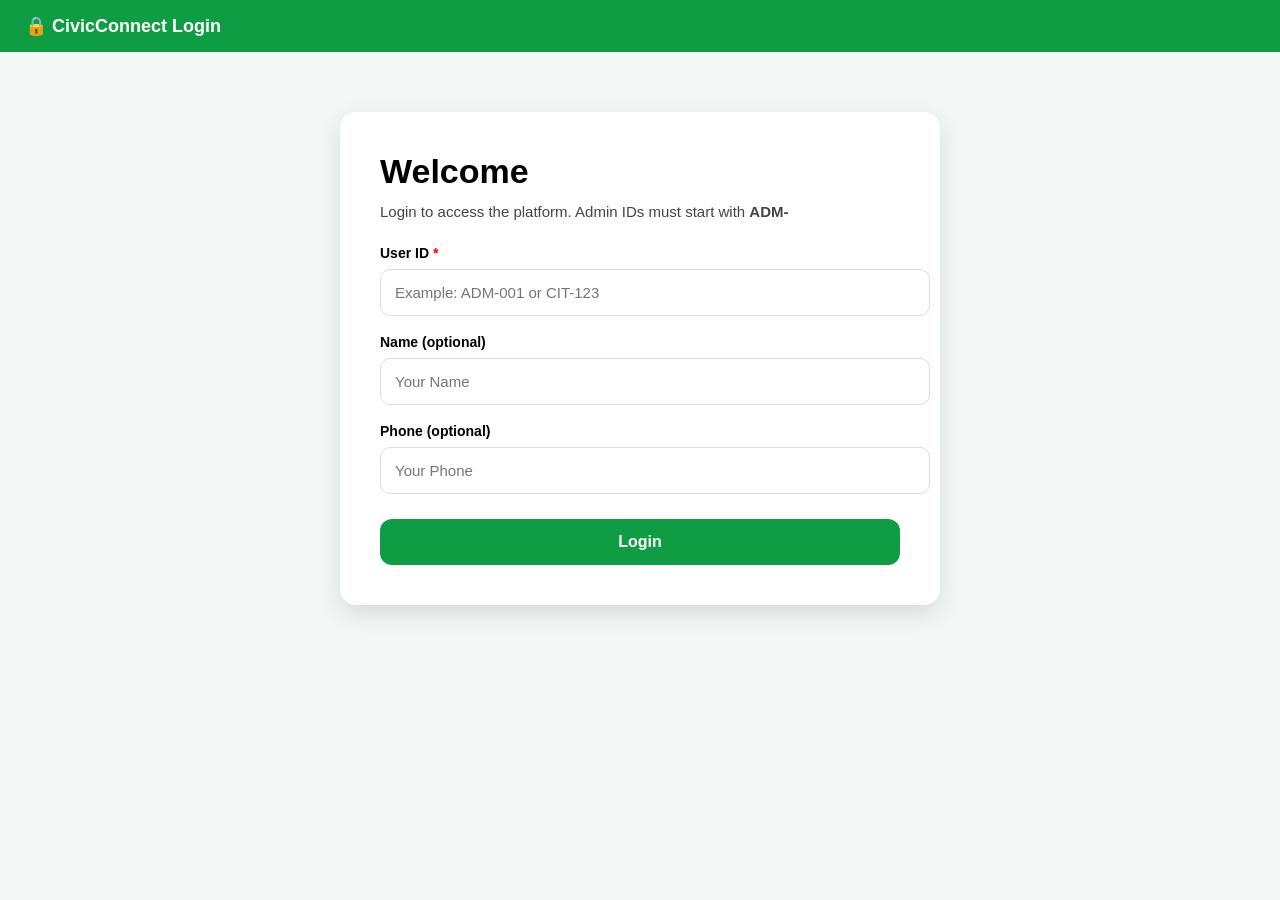
<file: civicconnect-html/VFix-UI/admin.html>
<!DOCTYPE html>
<html lang="en">
<head>
  <meta charset="UTF-8"/>
  <meta name="viewport" content="width=device-width,initial-scale=1.0"/>
  <title>CivicConnect - Admin</title>
  <link rel="stylesheet" href="css/style.css"/>
</head>
<body>

<header class="navbar">
  <div class="container">
    <div class="brand">🛡️ Admin Dashboard <span class="muted small">Welcome admin</span></div>

    <nav>
      <a href="analytics.html">Analytics</a>
      <a href="#" id="logoutBtn">Logout</a>
    </nav>
  </div>
</header>

<main class="container">
  <div class="card">
    <h2 style="margin-top:0;">Admin Home</h2>
    <p class="muted small" id="welcomeText"></p>
    <p>✅ You have access to admin features only.</p>
  </div>
</main>

<script src="js/auth.js"></script>
<script>
  protectPage("admin");
</script>

</body>
</html>
</file>
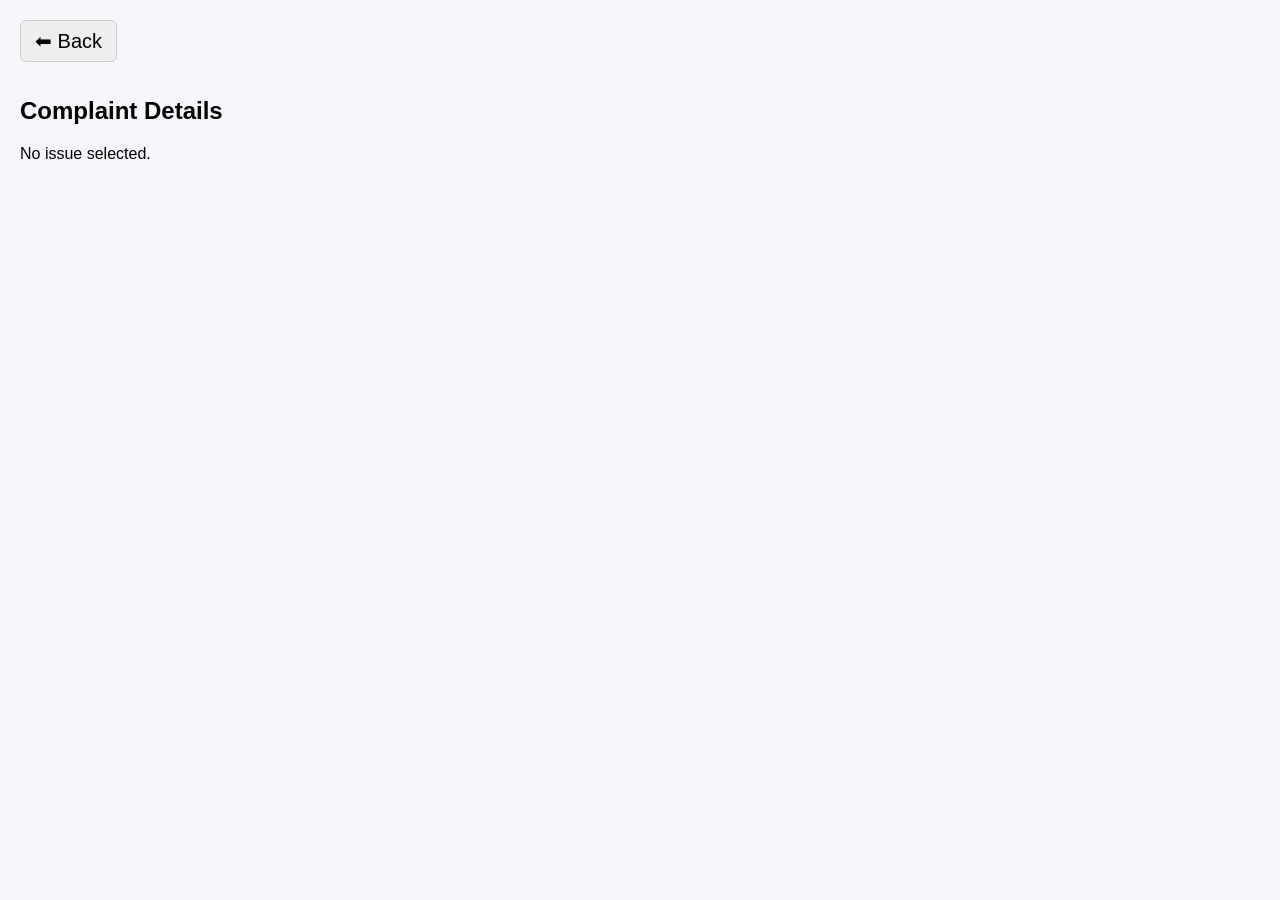
<file: civicconnect-html/VFix-UI/complaint-details.html>
<!DOCTYPE html>
<html lang="en">
<head>
  <meta charset="UTF-8" />
  <meta name="viewport" content="width=device-width, initial-scale=1.0"/>
  <title>Complaint Details</title>
  <link rel="stylesheet" href="css/style.css" />
  <link rel="stylesheet" href="css/complaint-details.css" />
</head>

<body>
  <div class="details-page">

    <button class="back-btn" onclick="window.location.href='citizen.html'">⬅ Back</button>

    <h2>Complaint Details</h2>

    <div id="detailsBox"></div>

  </div>

  <script src="js/complaint-details.js"></script>
</body>
</html>
</file>
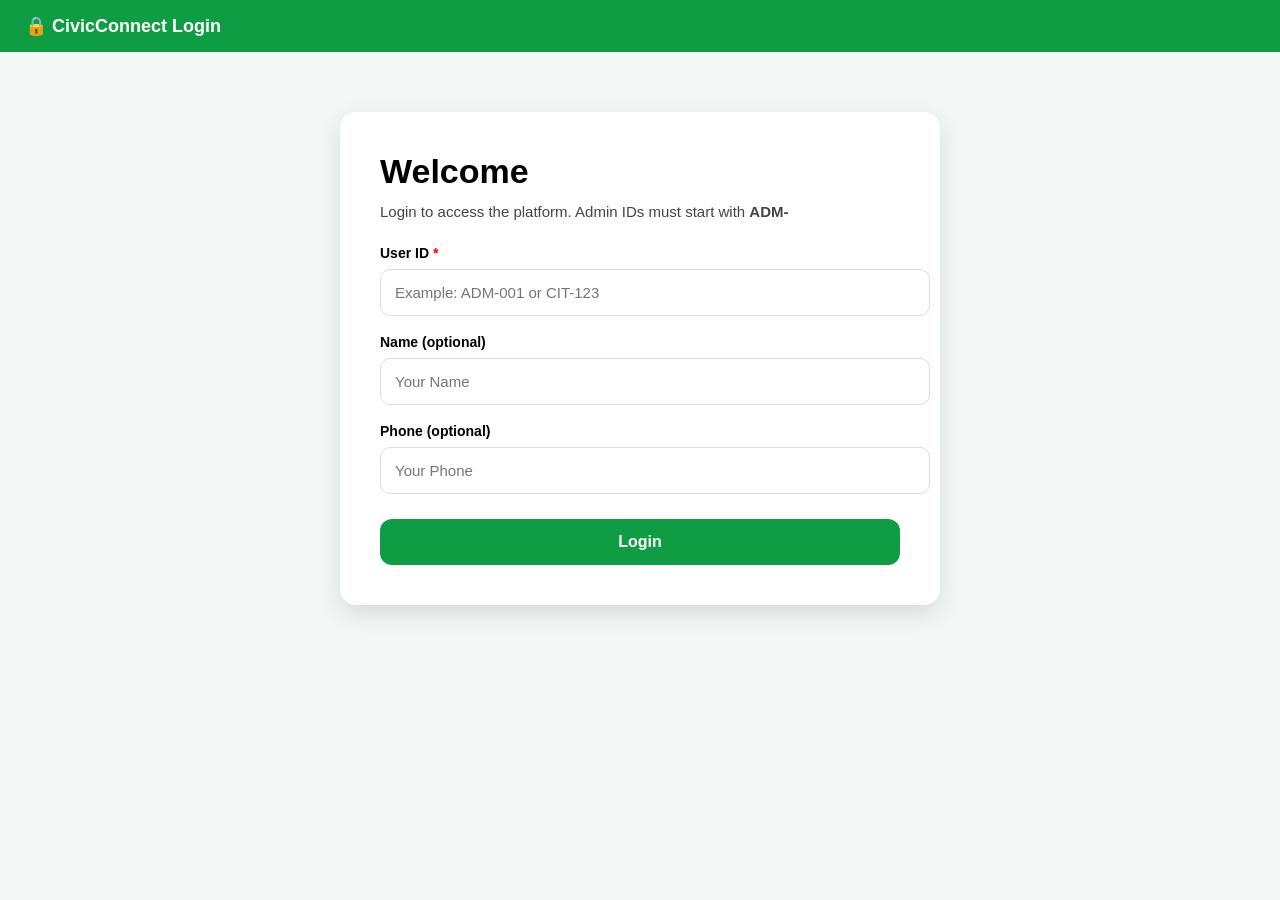
<file: civicconnect-html/VFix-UI/login.html>
<!DOCTYPE html>
<html lang="en">
<head>
  <meta charset="UTF-8" />
  <meta name="viewport" content="width=device-width, initial-scale=1.0"/>
  <title>CivicConnect Login</title>

  <link rel="stylesheet" href="css/login.css" />
</head>

<body>

  <!-- TOP BAR -->
  <header class="topbar">
    <div class="logo">🔒 CivicConnect Login</div>
  </header>

  <!-- LOGIN CARD -->
  <main class="wrapper">
    <div class="card">
      <h1>Welcome</h1>

      <p class="subtext">
        Login to access the platform. Admin IDs must start with <b>ADM-</b>
      </p>

      <!-- FORM -->
      <div class="form">

        <label>User ID <span>*</span></label>
        <input id="userId" type="text" placeholder="Example: ADM-001 or CIT-123" />

        <label>Name (optional)</label>
        <input id="userName" type="text" placeholder="Your Name" />

        <label>Phone (optional)</label>
        <input id="userPhone" type="text" placeholder="Your Phone" />

        <p id="loginError" class="error"></p>

        <button id="loginBtn">Login</button>
      </div>
    </div>
  </main>

  <script src="js/auth.js"></script>
  <script>
    initLoginPage();   // this calls login function from auth.js
  </script>

</body>
</html>
</file>
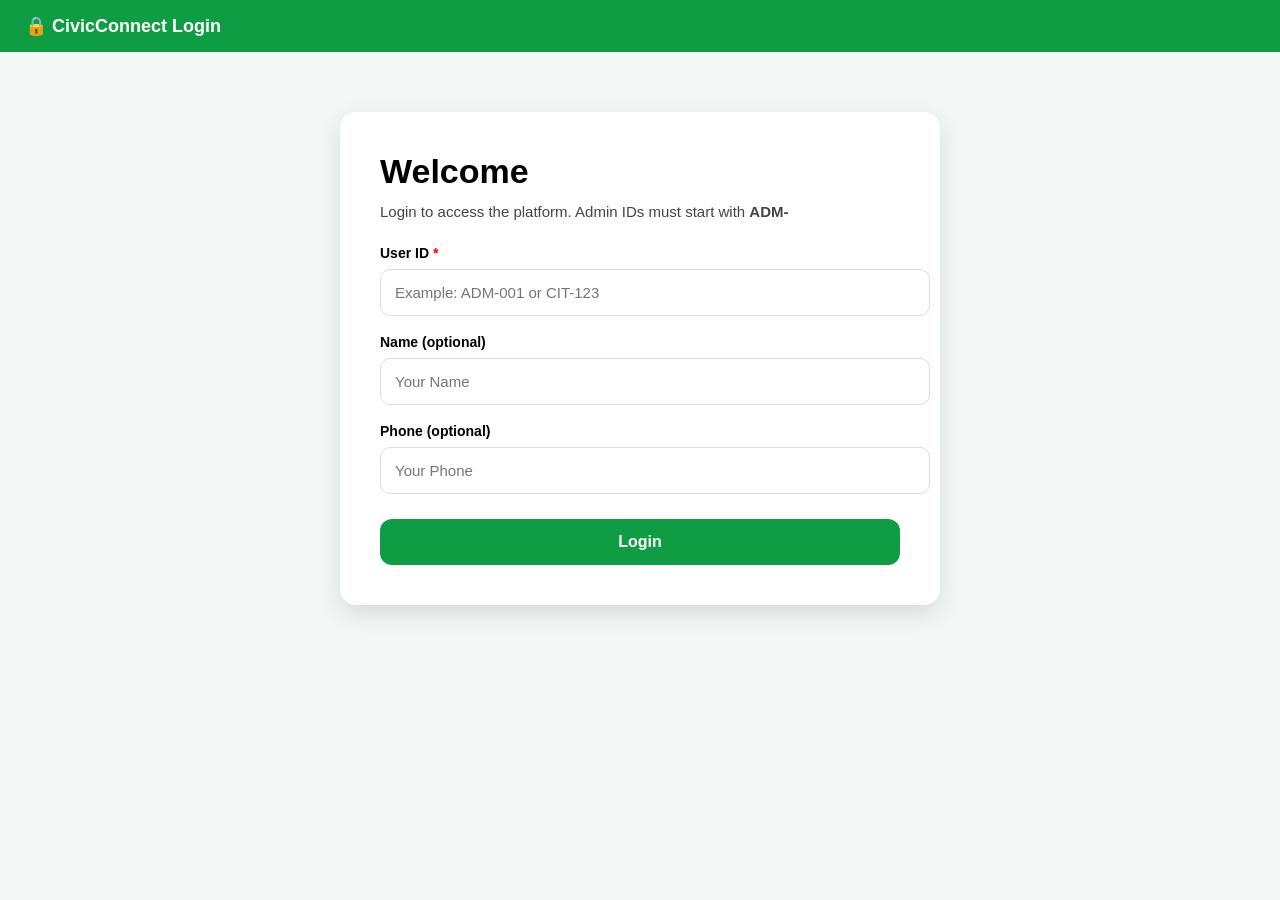
<file: civicconnect-html/VFix-UI/report.html>
<!DOCTYPE html>
<html lang="en">
<head>
  <meta charset="UTF-8" />
  <meta name="viewport" content="width=device-width, initial-scale=1.0"/>
  <title>CivicConnect - Report Issue</title>
  <link rel="stylesheet" href="css/style.css" />
</head>
<body>

  <header class="navbar">
    <div class="container">
      <div class="brand">📷 Report Issue <span class="muted small">Submit issue with proof</span></div>
      <nav>
  <a class="active" href="ai.html">AI Assistant</a>
  <a href="report.html">Report Issue</a>
  <a href="analytics.html">Analytics</a>
  <a href="#" id="logoutBtn">Logout</a>
</nav>

    </div>
  </header>

  <main class="container">
    <div class="card">
      <h2 style="margin:0;">Report Issue</h2>
      <p class="muted small" style="margin-top:6px;">
        Follow the steps to upload photo, confirm location and submit the issue.
      </p>

      <!-- Progress -->
      <div class="progressWrap" id="progressWrap">
        <div class="progressTop">
          <span id="stepText">Step 1 of 3</span>
          <span id="stepPercent">33%</span>
        </div>
        <div class="progressBar">
          <div class="progressFill" id="progressFill"></div>
        </div>
      </div>

      <!-- STEP 1 -->
      <section class="step active" id="step1">
        <div class="center">
          <div class="circle">📷</div>
          <h3>Take a Photo</h3>
          <p class="muted">
            Capture or upload an image of the issue to help authorities understand the problem better.
          </p>

          <button class="btn primary full" id="takePhotoBtn">Take Photo</button>
          <button class="btn outline full" id="uploadBtn" style="margin-top:10px;">Upload Image</button>

          <input id="cameraInput" type="file" accept="image/*" capture="environment" hidden />
          <input id="uploadInput" type="file" accept="image/*" hidden />
        </div>
      </section>

      <!-- STEP 2 -->
      <section class="step" id="step2">
        <h3>Confirm Location</h3>

        <img id="previewImg" class="preview" alt="Captured issue"/>

        <div class="card" style="border:2px dashed #bbf7d0;">
          <div style="display:flex; gap:10px; align-items:center;">
            <div style="font-size:20px;">📍</div>
            <div style="flex:1;">
              <p style="margin:0; font-weight:900; color:#16a34a;">Current Location</p>
              <p class="muted small" style="margin:4px 0 0;" id="locationText">
                Main Street, Downtown Area
              </p>
            </div>
          </div>
        </div>

        <button class="btn primary full" id="continueBtn">Continue</button>
      </section>

      <!-- STEP 3 -->
      <section class="step" id="step3">
        <h3>Issue Details</h3>

        <div class="error" id="errorBox"></div>

        <div style="display:grid; gap:12px; margin-top:14px;">
          <label style="font-weight:900; font-size:13px;">
            Issue Title *
            <input id="titleInput" type="text" placeholder="Brief title for the issue"
              style="width:100%; padding:12px; border-radius:14px; border:1px solid #e5e7eb; margin-top:6px;" />
          </label>

          <label style="font-weight:900; font-size:13px;">
            Category *
            <select id="categorySelect"
              style="width:100%; padding:12px; border-radius:14px; border:1px solid #e5e7eb; margin-top:6px;">
              <option value="">Select issue category</option>
              <option value="waste">Waste/Garbage</option>
              <option value="pothole">Pothole</option>
              <option value="water">Water Supply</option>
              <option value="streetlight">Streetlight</option>
              <option value="pollution">Pollution</option>
            </select>
          </label>

          <label style="font-weight:900; font-size:13px;">
            Urgency Level *
            <select id="urgencySelect"
              style="width:100%; padding:12px; border-radius:14px; border:1px solid #e5e7eb; margin-top:6px;">
              <option value="">Select urgency level</option>
              <option value="low">Low - Can wait a few days</option>
              <option value="medium">Medium - Needs attention soon</option>
              <option value="high">High - Urgent issue</option>
              <option value="emergency">Emergency - Immediate action needed</option>
            </select>
          </label>

          <label style="font-weight:900; font-size:13px;">
            Description (Optional)
            <textarea id="descInput" rows="4" placeholder="Briefly describe the issue..."
              style="width:100%; padding:12px; border-radius:14px; border:1px solid #e5e7eb; margin-top:6px;"></textarea>
          </label>
        </div>

        <button class="btn primary full" id="submitBtn" style="margin-top:14px;">
          Submit Report
        </button>
      </section>

      <!-- STEP 4 -->
      <section class="step" id="step4">
        <div class="center">
          <div class="circle">✅</div>
          <h3 style="color:#16a34a;">Report Submitted!</h3>
          <p class="muted">Your complaint has been successfully submitted.</p>

          <div class="card" style="background:#ecfdf5; border:1px solid #bbf7d0;">
            <p style="margin:0;"><strong>Complaint ID:</strong> <span id="complaintId"></span></p>
            <p class="muted small" style="margin-top:8px;">
              Your complaint has been received by <strong id="deptName"></strong>
            </p>
          </div>

          <div class="card" style="background:#eff6ff; border:1px solid #bfdbfe;">
            <p class="small" style="margin:0;">You will receive updates on this complaint via notifications.</p>
          </div>

          <p class="muted small">Redirecting back to Step 1 in 3 seconds...</p>
        </div>
      </section>

    </div>
  </main>

  <script src="js/report.js"></script>
  <script src="js/auth.js"></script>
<script>
  protectPage("citizen"); 
</script>
</body>
</html>
</file>
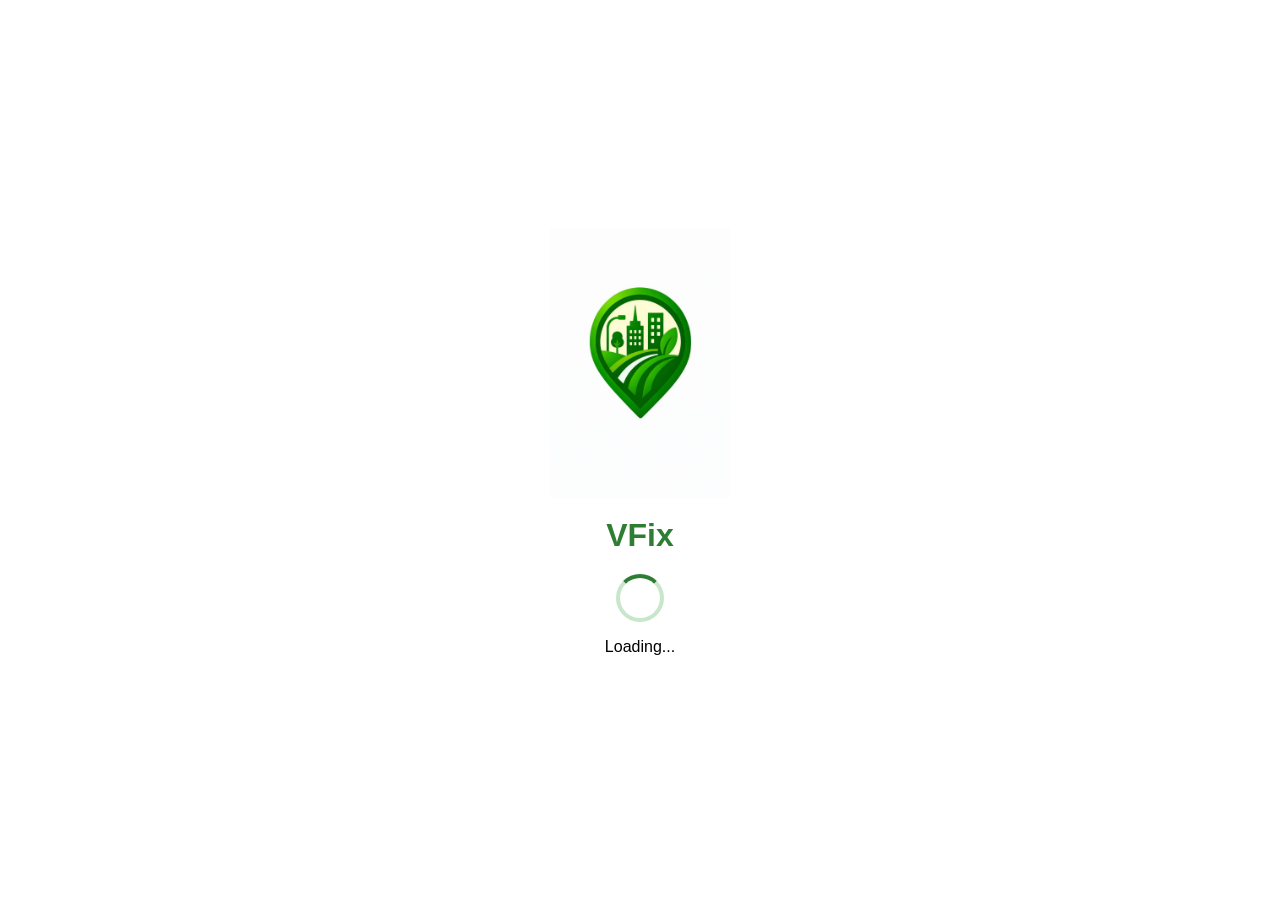
<file: civicconnect-html/VFix-UI/splash.html>
<!DOCTYPE html>
<html lang="en">
<head>
  <meta charset="UTF-8">
  <meta name="viewport" content="width=device-width, initial-scale=1.0"/>
  <title>VFix Splash Screen</title>

  <link rel="stylesheet" href="css/splash.css">
</head>
<body>

  <div class="splash">
    <img src="assets/logo.png" alt="VFix Logo">
    <div class="app-name">VFix</div>
    <div class="loader"></div>

    <p class="hint">Loading...</p>
  </div>

  <!-- ✅ only js -->
  <script src="js/splash.js"></script>

</body>
</html>
</file>
<file: civicconnect-html/VFix-UI/css/style.css>
.hidden { display: none; }

.topbar {
  background: #16a34a;
  padding: 18px 20px;
  color: white;
}

.topbar-left {
  display: flex;
  align-items: center;
  gap: 15px;
}

.title {
  font-size: 22px;
  font-weight: 700;
}

.subtitle {
  opacity: 0.9;
  font-size: 14px;
}

.navbtns {
  display: flex;
  gap: 12px;
  margin-top: 12px;
}

.tabBtn, .logoutBtn {
  padding: 10px 18px;
  border-radius: 14px;
  border: none;
  cursor: pointer;
  font-weight: 600;
}

.tabBtn {
  background: rgba(255,255,255,0.2);
  color: white;
}

.logoutBtn {
  background: rgba(255,255,255,0.35);
  color: white;
}

.mainContainer {
  padding: 30px;
  background: #f4f6f8;
  min-height: 100vh;
}

.card {
  background: white;
  padding: 22px;
  border-radius: 18px;
  box-shadow: 0 2px 14px rgba(0,0,0,0.08);
  margin-bottom: 20px;
}

.issuesList {
  display: grid;
  gap: 12px;
}

.issueCard {
  background: #ffffff;
  border: 1px solid #e5e7eb;
  border-radius: 14px;
  padding: 14px;
}

.issueTop {
  display: flex;
  justify-content: space-between;
  align-items: center;
}

.smallText {
  font-size: 13px;
  color: #6b7280;
  margin: 6px 0;
}

.issueBottom {
  display: flex;
  justify-content: space-between;
  margin-top: 10px;
  font-size: 13px;
}

.badge {
  padding: 4px 10px;
  border-radius: 999px;
  font-size: 12px;
  font-weight: 700;
}

.badgeGreen { background: #dcfce7; color: #166534; }
.badgeBlue { background: #dbeafe; color: #1e40af; }
.badgeGray { background: #f3f4f6; color: #374151; }

.priority {
  padding: 3px 10px;
  border-radius: 999px;
  font-weight: 700;
}
.prioRed { background: #fee2e2; color: #991b1b; }
.prioYellow { background: #fef3c7; color: #92400e; }
.prioGreen { background: #dcfce7; color: #166534; }

.iframePage {
  width: 100%;
  height: 80vh;
  border: none;
  border-radius: 16px;
}
/* =========================
   LOGIN PAGE STYLES
========================= */
body {
  margin: 0;
  font-family: Arial, sans-serif;
  background: #f4f6fb;
}

.login-container {
  min-height: 100vh;
  display: flex;
  justify-content: center;
  align-items: center;
}

.login-card {
  width: 450px;
  background: white;
  padding: 40px;
  border-radius: 18px;
  box-shadow: 0px 12px 30px rgba(0, 0, 0, 0.08);
}

.login-card h1 {
  margin: 0;
  font-size: 34px;
}

.login-card p {
  margin-top: 10px;
  color: #444;
  font-size: 14px;
  line-height: 1.6;
}

.login-card label {
  display: block;
  margin-top: 18px;
  font-weight: bold;
  font-size: 14px;
}

.login-card input {
  width: 100%;
  margin-top: 6px;
  padding: 14px;
  border: 1px solid #dcdcdc;
  border-radius: 12px;
  font-size: 14px;
  outline: none;
}

.login-card input:focus {
  border-color: #16a34a;
  box-shadow: 0px 0px 0px 3px rgba(22, 163, 74, 0.2);
}

.login-btn {
  margin-top: 25px;
  width: 100%;
  padding: 14px;
  border: none;
  border-radius: 12px;
  font-size: 15px;
  font-weight: bold;
  cursor: pointer;
  background: #16a34a;
  color: white;
}

.login-btn:hover {
  background: #12823a;
}

.error-box {
  display: none;
  margin-top: 14px;
  padding: 10px;
  border-radius: 10px;
  background: #ffe6e6;
  color: #b30000;
  font-size: 13px;
}
body { margin:0; font-family: Arial, sans-serif; background:#f5f6fa; }

.topbar {
  background: linear-gradient(to right,#16a34a,#15803d);
  color:white; padding:20px;
}

.brand { display:flex; gap:12px; align-items:center; }
.brand h1 { margin:0; font-size:34px; }
.brand p { margin:0; opacity:0.9; }

.navtabs { margin-top:15px; display:flex; gap:10px; flex-wrap:wrap; }
.navtabs button {
  background: rgba(255,255,255,0.15);
  border:none; color:white;
  padding:10px 16px; border-radius:12px;
  cursor:pointer; font-weight:600;
}
.navtabs button:hover { background: rgba(255,255,255,0.25); }

.page { padding:20px; max-width:1100px; margin:auto; }

.card {
  background:white; border-radius:18px;
  padding:20px; margin-bottom:18px;
  box-shadow:0 6px 20px rgba(0,0,0,0.06);
}

.btn { padding:10px 14px; border-radius:10px; cursor:pointer; border:none; }
.btn.primary { background:#16a34a; color:white; }
.btn.primary:hover { background:#15803d; }
.btn.outline { background:white; border:1px solid #ddd; }

.muted { color:#6b7280; }
.success-box { background:#dcfce7; padding:14px; border-radius:12px; margin-top:10px; }

.quick-grid { display:grid; grid-template-columns:1fr 1fr; gap:12px; margin-top:10px; }
.quick-btn { padding:14px; border-radius:14px; border:1px solid #e5e7eb; background:#f9fafb; cursor:pointer; font-weight:600; }
.quick-btn:hover { background:#f3f4f6; }

.chatbox { margin-top:15px; border:1px solid #e5e7eb; border-radius:14px; overflow:hidden; }
.chat-messages { height:260px; overflow:auto; padding:12px; background:#f9fafb; }
.msg { margin-bottom:10px; display:flex; flex-direction:column; }
.msg.user { align-items:flex-end; }
.bubble { padding:10px 12px; border-radius:14px; max-width:70%; }
.msg.bot .bubble { background:white; border:1px solid #e5e7eb; }
.msg.user .bubble { background:#dcfce7; border:1px solid #bbf7d0; }
.time { font-size:11px; color:#6b7280; margin-top:3px; }

.chat-input { display:flex; gap:10px; padding:12px; background:white; }
.chat-input input { flex:1; padding:10px; border-radius:12px; border:1px solid #e5e7eb; }

.chart-card { margin-top:18px; }
.chart-wrap { height:260px; }

.grid-2 { display:grid; grid-template-columns:1fr 1fr; gap:12px; margin-bottom:20px; }
.metric { background:#f9fafb; padding:14px; border-radius:14px; border:1px solid #eee; }
.metric h3 { margin:6px 0; font-size:26px; }
.green { color:#16a34a; font-size:12px; font-weight:600; }
.blue { color:#2563eb; font-size:12px; font-weight:600; }

.row-between { display:flex; justify-content:space-between; align-items:center; }
.map-placeholder { height:200px; display:flex; align-items:center; justify-content:center; background:#111827; color:white; border-radius:14px; }
.hidden { display:none; }

.issues { margin-top:12px; display:flex; flex-direction:column; gap:12px; }
.issue { display:flex; justify-content:space-between; align-items:center; padding:14px; border:1px solid #eee; border-radius:14px; }
.badge { padding:6px 10px; border-radius:999px; font-size:12px; font-weight:700; text-transform:capitalize; }
.badge.reported { background:#f3f4f6; color:#374151; }
.badge.in-progress { background:#dbeafe; color:#1d4ed8; }
.badge.resolved { background:#dcfce7; color:#15803d; }
.assistant-page {
  padding: 18px;
}

.assistant-header h2 {
  margin: 0;
  font-size: 28px;
}

.assistant-header p {
  margin: 4px 0 18px;
  color: #666;
}

.section-title {
  font-size: 22px;
  margin-bottom: 14px;
}

.quick-help-grid {
  display: grid;
  grid-template-columns: 1fr 1fr;
  gap: 14px;
  margin-bottom: 18px;
}

.quick-btn {
  border: 1px solid #ddd;
  padding: 18px;
  border-radius: 12px;
  background: #fff;
  cursor: pointer;
  font-size: 16px;
  font-weight: 600;
  transition: 0.2s;
}

.quick-btn:hover {
  background: #f3f4f6;
}

.chat-card {
  border: 1px solid #ddd;
  background: #fff;
  border-radius: 16px;
  overflow: hidden;
}

.chat-box {
  height: 380px;
  overflow-y: auto;
  padding: 18px;
  background: #fafafa;
}

.chat-msg {
  margin-bottom: 12px;
  display: flex;
  flex-direction: column;
}

.chat-msg.user {
  align-items: flex-end;
}

.chat-msg.assistant {
  align-items: flex-start;
}

.bubble {
  padding: 12px 14px;
  border-radius: 14px;
  max-width: 70%;
  font-size: 16px;
}

.chat-msg.user .bubble {
  background: #dcfce7;
  border: 1px solid #86efac;
}

.chat-msg.assistant .bubble {
  background: white;
  border: 1px solid #ddd;
}

.time {
  font-size: 12px;
  color: #777;
  margin-top: 4px;
}

.chat-input-area {
  display: flex;
  border-top: 1px solid #ddd;
  padding: 12px;
  gap: 12px;
}

.chat-input-area input {
  flex: 1;
  padding: 10px 12px;
  border-radius: 10px;
  border: 1px solid #ccc;
}

.chat-input-area button {
  background: #16a34a;
  color: white;
  border: none;
  padding: 10px 18px;
  border-radius: 10px;
  cursor: pointer;
}

.chat-input-area button:hover {
  background: #15803d;
}
.ai-card {
  background: #fff;
  border: 1px solid #ddd;
  padding: 14px 16px;
  border-radius: 14px;
  line-height: 1.5;
  font-size: 15px;
}

.ai-card h4 {
  margin: 0 0 10px;
  font-size: 16px;
  font-weight: 800;
}

.ai-card ul {
  padding-left: 20px;
  margin: 0;
}

.ai-card ul li {
  margin-bottom: 10px;
}
/* DASH HEADER */
.dash-header {
  background: linear-gradient(to right, #16a34a, #15803d);
  color: white;
  padding: 20px;
  border-radius: 12px;
  margin-bottom: 16px;
}

.dash-left {
  display: flex;
  gap: 15px;
  align-items: center;
}

.dash-logo {
  width: 55px;
  height: 55px;
  background: white;
  padding: 6px;
  border-radius: 14px;
  object-fit: contain;
}

.dash-actions {
  margin-top: 14px;
  display: flex;
  gap: 10px;
}

.btn-map {
  flex: 1;
  padding: 10px;
  border-radius: 10px;
  border: none;
  background: rgba(255,255,255,0.2);
  color: white;
  font-size: 15px;
  cursor: pointer;
}

.btn-filter {
  padding: 10px 14px;
  border-radius: 10px;
  border: none;
  background: rgba(255,255,255,0.2);
  color: white;
  cursor: pointer;
}

/* MAP SECTION */
.map-section {
  position: relative;
  height: 320px;
  border-radius: 14px;
  overflow: hidden;
  margin-bottom: 18px;
}

.map-image {
  width: 100%;
  height: 100%;
  object-fit: cover;
}

/* Pins */
.pin {
  position: absolute;
  width: 14px;
  height: 14px;
  border-radius: 50%;
  border: 3px solid white;
  box-shadow: 0 0 10px rgba(0,0,0,0.4);
}

.pin-orange { background: orange; }
.pin-green { background: green; }
.pin-blue { background: #3b82f6; }
.pin-purple { background: purple; }

/* Map title */
.map-title {
  position: absolute;
  top: 10px;
  left: 10px;
  padding: 6px 10px;
  background: rgba(0,0,0,0.7);
  color: white;
  font-size: 13px;
  border-radius: 8px;
}

/* Legend */
.map-legend {
  position: absolute;
  bottom: 10px;
  left: 10px;
  background: rgba(255,255,255,0.95);
  padding: 10px;
  border-radius: 10px;
  font-size: 13px;
  line-height: 1.6;
}

.map-legend .dot {
  display: inline-block;
  width: 10px;
  height: 10px;
  border-radius: 50%;
  margin-right: 6px;
}

.dot.orange { background: orange; }
.dot.brown { background: brown; }
.dot.blue { background: #3b82f6; }
.dot.yellow { background: gold; }
.dot.purple { background: purple; }
.dot.green { background: green; }
/* ===========================
   LOGIN PAGE DESIGN
=========================== */

.login-body {
  margin: 0;
  font-family: Arial, sans-serif;
  background: #f4f6f9;
  display: flex;
  justify-content: center;
  align-items: center;
  height: 100vh;
}

.login-container {
  width: 450px;
  background: white;
  padding: 40px;
  border-radius: 16px;
  box-shadow: 0 10px 30px rgba(0,0,0,0.1);
}

.login-title {
  font-size: 32px;
  margin-bottom: 10px;
}

.login-subtitle {
  color: gray;
  font-size: 14px;
  margin-bottom: 25px;
}

.form-group {
  margin-bottom: 18px;
}

.form-group label {
  display: block;
  font-weight: bold;
  margin-bottom: 6px;
}

.form-group input {
  width: 100%;
  padding: 12px;
  border-radius: 12px;
  border: 1px solid #ddd;
  font-size: 15px;
}

.form-group input:focus {
  outline: none;
  border: 1px solid #2e7d32;
}

.login-btn {
  width: 100%;
  padding: 12px;
  border: none;
  border-radius: 12px;
  background: #2e7d32;
  color: white;
  font-size: 16px;
  font-weight: bold;
  cursor: pointer;
}

.login-btn:hover {
  background: #256428;
}

.error {
  background: #ffe6e6;
  color: red;
  padding: 10px;
  border-radius: 10px;
  margin-bottom: 15px;
}

.ai-card h2 {
  margin-bottom: 5px;
}

.quick-list {
  display: grid;
  grid-template-columns: 1fr 1fr;
  gap: 10px;
  margin: 15px 0;
}

.quick-list button {
  border: 1px solid #e5e7eb;
  background: #fff;
  padding: 12px;
  border-radius: 12px;
  cursor: pointer;
  font-weight: 600;
}

.quick-list button:hover {
  background: #f0fdf4;
}

.chatbox {
  border: 1px solid #e5e7eb;
  border-radius: 14px;
  padding: 12px;
}

.chatMessages {
  height: 250px;
  overflow-y: auto;
  padding: 8px;
}

.chatmsg {
  padding: 10px;
  border-radius: 12px;
  margin-bottom: 10px;
  font-size: 14px;
  max-width: 80%;
  line-height: 1.5;
}

.chatmsg.bot {
  background: #f3f4f6;
  align-self: flex-start;
}

.chatmsg.user {
  background: #16a34a;
  color: white;
  margin-left: auto;
}

.chatinput {
  display: flex;
  gap: 8px;
  margin-top: 10px;
}

.chatinput input {
  flex: 1;
  padding: 10px;
  border-radius: 10px;
  border: 1px solid #e5e7eb;
}

.chatinput button {
  background: #16a34a;
  color: white;
  padding: 0 18px;
  border-radius: 10px;
  border: none;
  cursor: pointer;
}

.chatinput button:hover {
  background: #15803d;
}
/* ✅ Complaints section */
.complaints-section {
  margin-top: 20px;
}

.complaints-header {
  display: flex;
  justify-content: space-between;
  align-items: center;
  margin-bottom: 15px;
}

.complaints-header .count {
  font-size: 14px;
  color: gray;
}

.complaints-list {
  display: flex;
  flex-direction: column;
  gap: 15px;
}

/* ✅ Complaint Card */
.complaint-card {
  display: flex;
  background: #fff;
  border-radius: 18px;
  padding: 15px;
  box-shadow: 0px 4px 10px rgba(0,0,0,0.06);
  align-items: center;
}

.complaint-img img {
  width: 85px;
  height: 85px;
  border-radius: 14px;
  object-fit: cover;
}

.complaint-body {
  flex: 1;
  padding: 0 15px;
}

.complaint-top {
  display: flex;
  justify-content: space-between;
  align-items: center;
}

.complaint-top h4 {
  margin: 0;
  font-size: 18px;
}

.meta {
  font-size: 14px;
  color: #374151;
  margin: 6px 0 2px;
}

.time {
  font-size: 13px;
  color: #9ca3af;
}

.complaint-bottom {
  display: flex;
  gap: 12px;
  margin-top: 10px;
  font-size: 14px;
  align-items: center;
}

.reports {
  color: #2563eb;
  font-weight: 500;
}

/* ✅ Priority Badges */
.priority {
  padding: 4px 10px;
  border-radius: 12px;
  font-size: 13px;
  font-weight: 600;
}

.prioRed { background: #fee2e2; color: #dc2626; }
.prioYellow { background: #fef9c3; color: #ca8a04; }
.prioGreen { background: #dcfce7; color: #16a34a; }

/* ✅ Status Badges */
.status {
  padding: 4px 12px;
  border-radius: 14px;
  font-size: 13px;
  font-weight: 600;
}

.badgeBlue { background: #dbeafe; color: #1d4ed8; }
.badgeGray { background: #f3f4f6; color: #374151; }
.badgeGreen { background: #dcfce7; color: #16a34a; }

/* ✅ Right side */
.complaint-right {
  text-align: right;
  min-width: 90px;
}

.distance {
  font-size: 13px;
  color: #9ca3af;
}

/* Eye button */
.view-btn {
  margin-top: 10px;
  border: none;
  background: #e5e7eb;
  border-radius: 10px;
  padding: 6px 10px;
  cursor: pointer;
}

.view-btn:hover {
  background: #d1d5db;
}

/* ✅ Floating + button */
.fab {
  position: fixed;
  bottom: 25px;
  right: 25px;
  width: 60px;
  height: 60px;
  border-radius: 50%;
  border: none;
  font-size: 35px;
  color: white;
  background: #16a34a;
  box-shadow: 0px 8px 20px rgba(0,0,0,0.2);
  cursor: pointer;
}
.complaint-card{
  display:flex;
  gap:16px;
  padding:18px;
  background:white;
  border-radius:18px;
  margin-top:18px;
  box-shadow:0 6px 16px rgba(0,0,0,0.08);
  align-items:flex-start;
}

.complaint-img img{
  width:85px;
  height:85px;
  border-radius:16px;
  object-fit:cover;
}

.complaint-body{
  flex:1;
}

.complaint-top{
  display:flex;
  justify-content:space-between;
  align-items:center;
}

.complaint-top h4{
  margin:0;
  font-size:18px;
}

.meta{
  margin:6px 0;
  color:#556;
}

.time{
  margin:0;
  font-size:14px;
  color:#778;
}

.complaint-bottom{
  margin-top:10px;
  display:flex;
  gap:10px;
  align-items:center;
}

.reports{
  color:#2563eb;
  font-size:14px;
}

.distance{
  color:#889;
  font-size:14px;
}

.priority{
  padding:4px 10px;
  font-size:13px;
  border-radius:12px;
  font-weight:600;
}

.prioRed{ background:#fee2e2; color:#b91c1c;}
.prioYellow{ background:#fef9c3; color:#92400e;}
.prioGreen{ background:#dcfce7; color:#166534;}
/* ===== REPORT FLOW UI ===== */
.report-page {
  width: 100%;
  padding: 20px;
  background: #fff;
  border-radius: 16px;
}

.report-topbar {
  display: flex;
  align-items: center;
  gap: 12px;
}

.back-btn {
  border: none;
  background: none;
  font-size: 20px;
  cursor: pointer;
}

.progress-area {
  margin: 16px 0 20px;
}

.progress-text {
  display: flex;
  justify-content: space-between;
  font-size: 14px;
  color: #444;
  margin-bottom: 8px;
}

.progress-track {
  height: 6px;
  background: #e6e6e6;
  border-radius: 10px;
  overflow: hidden;
}

.progress-fill {
  height: 100%;
  background: green;
  width: 33%;
}

.report-step {
  display: none;
}

.report-step.active {
  display: block;
}

.step-center {
  text-align: center;
  padding: 60px 10px;
}

.circle-icon {
  width: 100px;
  height: 100px;
  background: #dbf8e6;
  border-radius: 50%;
  margin: auto;
  display: flex;
  justify-content: center;
  align-items: center;
  font-size: 40px;
  color: green;
}

.main-btn {
  width: 100%;
  margin-top: 25px;
  padding: 14px;
  background: green;
  color: #fff;
  border: none;
  border-radius: 10px;
  font-size: 16px;
  cursor: pointer;
}

.preview-wrap img {
  width: 100%;
  border-radius: 14px;
  max-height: 220px;
  object-fit: cover;
}

.location-box {
  margin-top: 18px;
  padding: 16px;
  border: 2px dashed #92e5b7;
  border-radius: 14px;
  display: flex;
  align-items: center;
  gap: 12px;
}

.loc-icon {
  font-size: 22px;
  color: green;
}

.sub-title {
  margin: 20px 0;
  font-size: 20px;
  font-weight: 600;
}

.report-step label {
  display: block;
  margin-top: 16px;
  font-weight: 600;
}

.report-step input,
.report-step select,
.report-step textarea {
  width: 100%;
  margin-top: 6px;
  padding: 12px;
  border: none;
  border-radius: 10px;
  background: #f2fbf6;
  font-size: 15px;
}

.report-step textarea {
  min-height: 90px;
}

.success-card {
  text-align: center;
  padding: 50px 20px;
  border-radius: 14px;
  background: #eafff1;
}

.success-card h2 {
  margin: 12px 0;
  color: green;
}
</file>
<file: civicconnect-html/VFix-UI/css/complaint-details.css>
.details-card {
  background: #35a14a;
  border-radius: 14px;
  padding: 22px;
  color: #111;
  display: flex;
  gap: 20px;
  align-items: flex-start;
}

.details-img {
  width: 320px;
  max-width: 40vw;
  height: auto;
  border-radius: 12px;
  object-fit: cover;
  border: 2px solid rgba(0,0,0,0.1);
}

.details-info h2 {
  margin: 0 0 12px;
  font-size: 22px;
  font-weight: 700;
}

.details-info p {
  margin: 8px 0;
  font-size: 15px;
}

.details-info b {
  font-weight: 700;
}

.like-row {
  margin-top: 16px;
  display: flex;
  align-items: center;
  gap: 10px;
}

.like-btn {
  border: 0;
  cursor: pointer;
  padding: 10px 14px;
  border-radius: 10px;
  background: #e6ffe9;
  font-weight: 700;
}

.like-count {
  font-size: 16px;
  font-weight: 700;
}
.details-page {
  padding: 20px;
}

.back-btn {
  background: #eee;
  border: 1px solid #ccc;
  padding: 8px 14px;
  cursor: pointer;
  border-radius: 6px;
  margin-bottom: 15px;
}

.details-card {
  background: #4caf50;
  padding: 25px;
  color: #000;
  border-radius: 10px;
  width: 85%;
}

.details-img {
  width: 380px;
  height: auto;
  border-radius: 6px;
  margin: 12px 0;
}

.like-btn {
  background: #ddd;
  border: 1px solid #aaa;
  padding: 6px 12px;
  cursor: pointer;
  margin-top: 12px;
}
</file>
<file: civicconnect-html/VFix-UI/css/login.css>
body {
  margin: 0;
  font-family: Arial, sans-serif;
  background: #f3f7f5;
}

/* top green bar */
.topbar {
  background: #0f9d44;
  color: white;
  padding: 15px 25px;
  font-weight: 600;
  font-size: 18px;
}

/* center page */
.wrapper {
  display: flex;
  justify-content: center;
  align-items: flex-start;
  padding-top: 60px;
}

/* white login card */
.card {
  width: 520px;
  background: white;
  padding: 40px;
  border-radius: 16px;
  box-shadow: 0px 8px 25px rgba(0,0,0,0.12);
}

.card h1 {
  margin: 0;
  font-size: 34px;
}

.subtext {
  margin-top: 12px;
  font-size: 15px;
  color: #444;
}

/* form */
.form {
  margin-top: 25px;
}

label {
  display: block;
  margin-top: 18px;
  font-weight: 600;
  font-size: 14px;
}

label span {
  color: red;
}

input {
  width: 100%;
  margin-top: 8px;
  padding: 14px;
  border: 1px solid #ddd;
  border-radius: 10px;
  outline: none;
  font-size: 15px;
}

input:focus {
  border-color: #0f9d44;
}

/* error */
.error {
  color: red;
  font-size: 14px;
  margin-top: 15px;
  display: none;
}

/* login btn */
button {
  width: 100%;
  margin-top: 25px;
  padding: 14px;
  border: none;
  border-radius: 12px;
  font-size: 16px;
  font-weight: bold;
  cursor: pointer;
  background: #0f9d44;
  color: white;
  transition: 0.2s;
}

button:hover {
  background: #0b7e35;
}
</file>
<file: civicconnect-html/VFix-UI/css/splash.css>
body {
  margin: 0;
  padding: 0;
  height: 100vh;
  background: #ffffff;
  display: flex;
  justify-content: center;
  align-items: center;
  font-family: Arial, sans-serif;
}

.splash {
  text-align: center;
  animation: fadeIn 1.5s ease-in-out;
}

.splash img {
  width: 180px;
}

.app-name {
  margin-top: 15px;
  font-size: 32px;
  font-weight: bold;
  color: #2e7d32;
}

.loader {
  margin: 20px auto 0;
  width: 40px;
  height: 40px;
  border: 4px solid #c8e6c9;
  border-top: 4px solid #2e7d32;
  border-radius: 50%;
  animation: spin 1s linear infinite;
}

.login-link {
  display: inline-block;
  margin-top: 16px;
  color: #2e7d32;
  text-decoration: none;
  font-weight: bold;
}

.login-link:hover {
  text-decoration: underline;
}

@keyframes spin {
  0% { transform: rotate(0deg); }
  100% { transform: rotate(360deg); }
}

@keyframes fadeIn {
  from { opacity: 0; transform: scale(0.95); }
  to { opacity: 1; transform: scale(1); }
}
</file>
